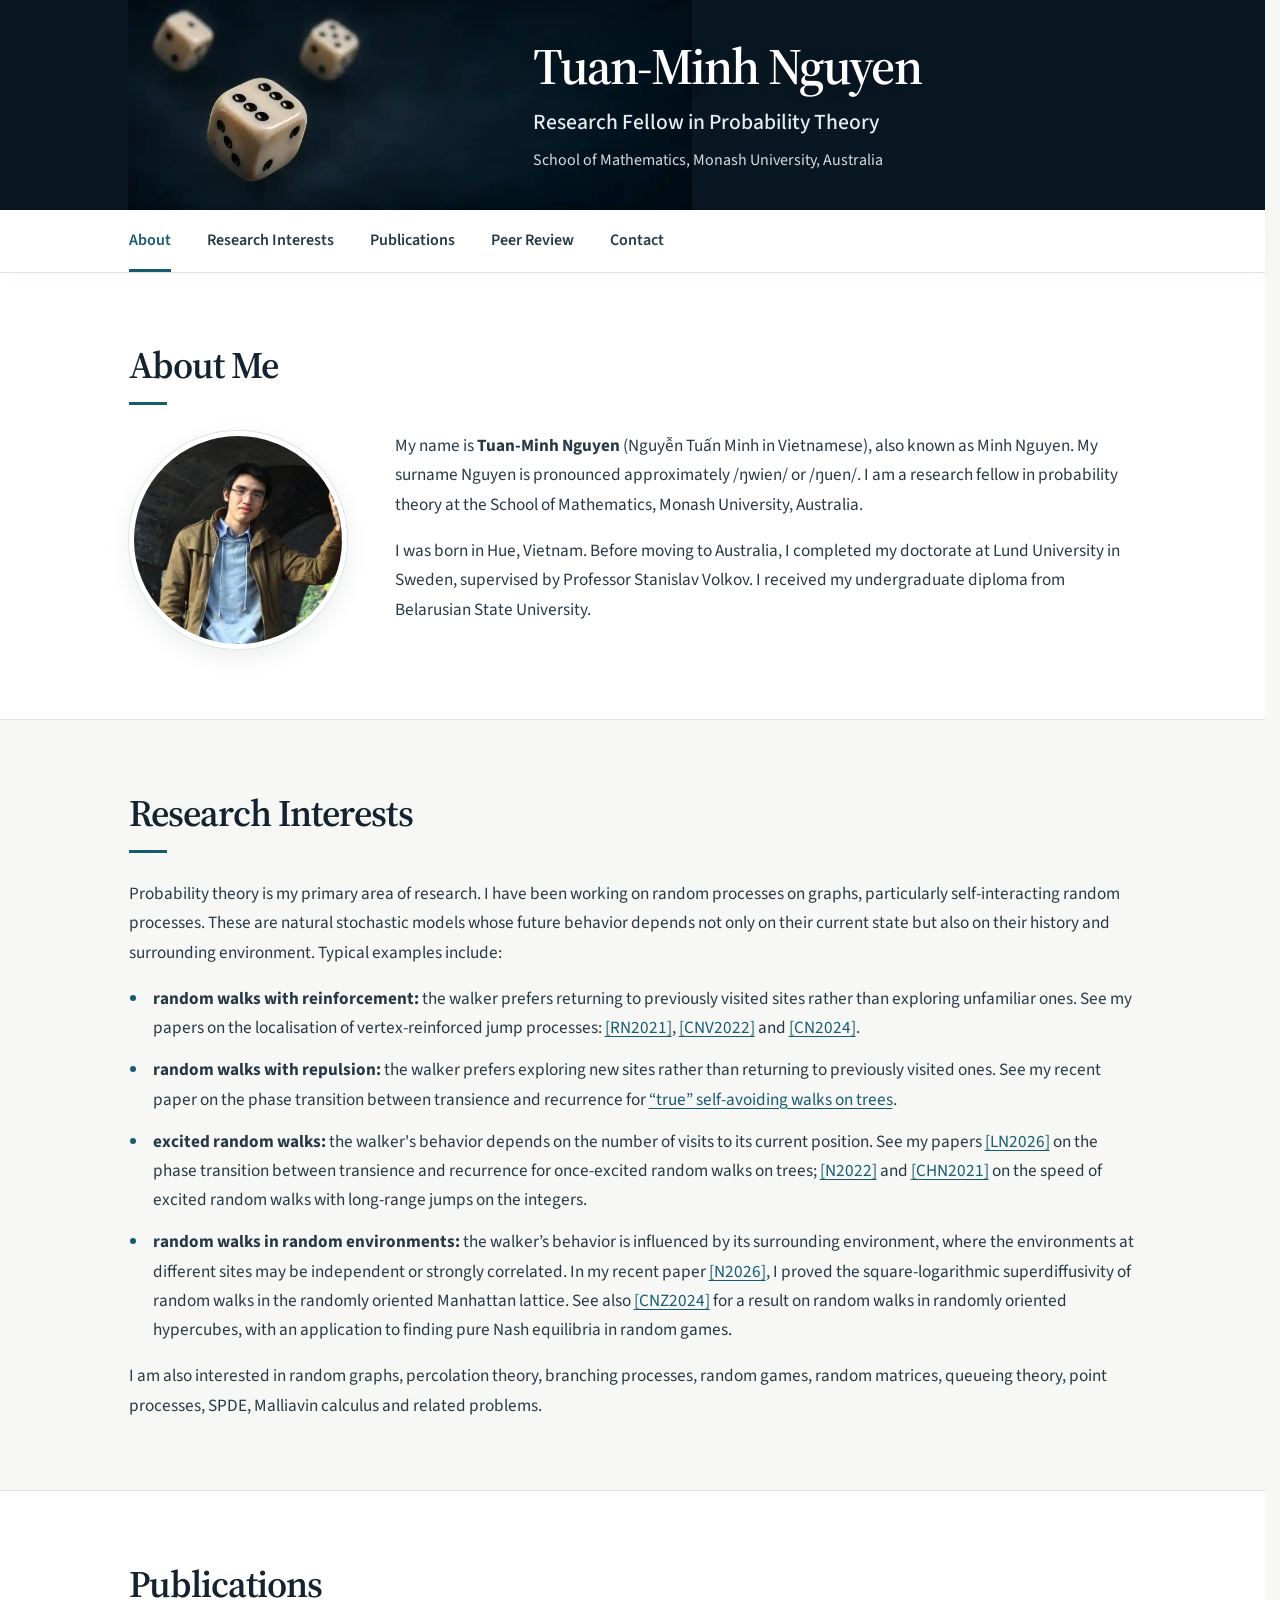
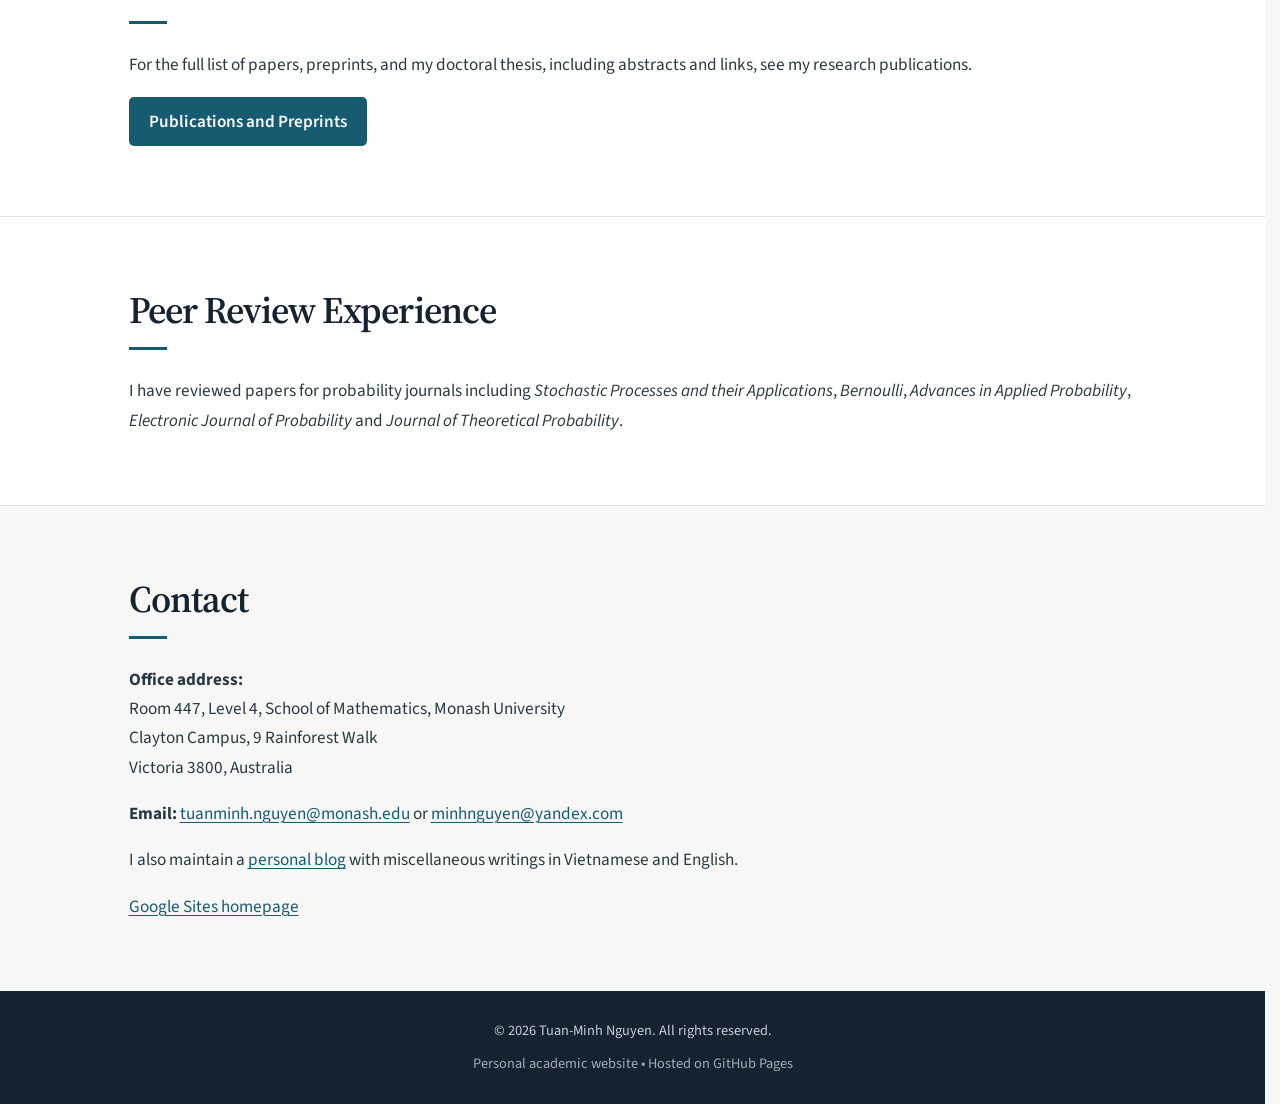
<file: index.html>
<!DOCTYPE html>
<html lang="en">
<head>
    <meta charset="UTF-8">
    <meta name="viewport" content="width=device-width, initial-scale=1.0">
    <title>Tuan-Minh Nguyen | Probability Theory</title>
    <link rel="stylesheet" href="styles.css">
</head>
<body>
    <!-- Header -->
    <header>
        <div class="container">
            <h1>Tuan-Minh Nguyen</h1>
            <p class="subtitle">Research Fellow in Probability Theory</p>
            <p class="affiliation">School of Mathematics, Monash University, Australia</p>
        </div>
    </header>

    <!-- Navigation -->
    <nav aria-label="Main navigation">
        <div class="container">
            <div class="nav-links">
                <a href="index.html" aria-current="page">About</a>
                <a href="index.html#research">Research Interests</a>
                <a href="publications.html">Publications</a>
                <a href="index.html#peer-review">Peer Review</a>
                <a href="index.html#contact">Contact</a>
            </div>
        </div>
    </nav>

    <section id="about" class="about">
        <div class="container">
            <h2>About Me</h2>
            <div class="content about-layout">
                <figure class="profile-photo"><img src="images/portrait.webp" alt="Tuan-Minh Nguyen" width="250" height="249"></figure>
                <div class="about-text">
                <p>My name is <strong>Tuan-Minh Nguyen</strong> (Nguyễn Tuấn Minh in Vietnamese), also known as Minh Nguyen. My surname Nguyen is pronounced approximately /ŋwien/ or /ŋuen/. I am a research fellow in probability theory at the School of Mathematics, Monash University, Australia.</p>
                <p>I was born in Hue, Vietnam. Before moving to Australia, I completed my doctorate at Lund University in Sweden, supervised by Professor Stanislav Volkov. I received my undergraduate diploma from Belarusian State University.</p>
                </div>
            </div>
        </div>
    </section>

    <section id="research" class="research">
        <div class="container">
            <h2>Research Interests</h2>
            <div class="content">
                <p>Probability theory is my primary area of research. I have been working on random processes on graphs, particularly self-interacting random processes. These are natural stochastic models whose future behavior depends not only on their current state but also on their history and surrounding environment. Typical examples include:</p>
                <ul class="research-list">
                    <li><strong>random walks with reinforcement:</strong> the walker prefers returning to previously visited sites rather than exploring unfamiliar ones. See my papers on the localisation of vertex-reinforced jump processes: <a href="publications.html#paper-7">[RN2021]</a>, <a href="publications.html#paper-10">[CNV2022]</a> and <a href="publications.html#paper-12">[CN2024]</a>.</li>
                    <li><strong>random walks with repulsion:</strong> the walker prefers exploring new sites rather than returning to previously visited ones. See my recent paper on the phase transition between transience and recurrence for <a href="publications.html#paper-15">“true” self-avoiding walks on trees</a>.</li>
                    <li><strong>excited random walks:</strong> the walker's behavior depends on the number of visits to its current position. See my papers <a href="publications.html#paper-14">[LN2026]</a> on the phase transition between transience and recurrence for once-excited random walks on trees; <a href="publications.html#paper-9">[N2022]</a> and <a href="publications.html#paper-8">[CHN2021]</a> on the speed of excited random walks with long-range jumps on the integers.</li>
                    <li><strong>random walks in random environments:</strong> the walker’s behavior is influenced by its surrounding environment, where the environments at different sites may be independent or strongly correlated. In my recent paper <a href="publications.html#paper-17">[N2026]</a>, I proved the square-logarithmic superdiffusivity of random walks in the randomly oriented Manhattan lattice. See also <a href="publications.html#paper-11">[CNZ2024]</a> for a result on random walks in randomly oriented hypercubes, with an application to finding pure Nash equilibria in random games.</li>
                </ul>
                <p>I am also interested in random graphs, percolation theory, branching processes, random games, random matrices, queueing theory, point processes, SPDE, Malliavin calculus and related problems.</p>
            </div>
        </div>
    </section>

    <section id="publications" class="about">
        <div class="container">
            <h2>Publications</h2>
            <div class="content">
                <p>For the full list of papers, preprints, and my doctoral thesis, including abstracts and links, see my research publications.</p>
                <a href="publications.html" class="btn">Publications and Preprints</a>
            </div>
        </div>
    </section>

    

    <section id="peer-review" class="about">
        <div class="container">
            <h2>Peer Review Experience</h2>
            <div class="content">
                <p>I have reviewed papers for probability journals including <em>Stochastic Processes and their Applications</em>, <em>Bernoulli</em>, <em>Advances in Applied Probability</em>, <em>Electronic Journal of Probability</em> and <em>Journal of Theoretical Probability</em>.</p>
            </div>
        </div>
    </section>

    <section id="contact" class="research">
        <div class="container">
            <h2>Contact</h2>
            <div class="content">
                <p><strong>Office address:</strong><br>
                Room 447, Level 4, School of Mathematics, Monash University<br>
                Clayton Campus, 9 Rainforest Walk<br>
                Victoria 3800, Australia</p>
                <p><strong>Email:</strong> <a href="mailto:tuanminh.nguyen@monash.edu">tuanminh.nguyen@monash.edu</a> or <a href="mailto:minhnguyen@yandex.com">minhnguyen@yandex.com</a></p>
                <p>I also maintain a <a href="https://tuanminh1988.wordpress.com/">personal blog</a> with miscellaneous writings in Vietnamese and English.</p>
                <p><a href="https://sites.google.com/site/minhbsu/">Google Sites homepage</a></p>
            </div>
        </div>
    </section>

    <!-- Footer -->
    <footer class="footer">
        <div class="container">
            <p>&copy; 2026 Tuan-Minh Nguyen. All rights reserved.</p>
            <p class="footer-note">
                Personal academic website • Hosted on GitHub Pages
            </p>
        </div>
    </footer>

    <script>
        // Smooth scrolling for same-page links
        document.querySelectorAll('a[href^="#"]').forEach(anchor => {
            anchor.addEventListener('click', function(e) {
                const target = document.querySelector(this.getAttribute('href'));
                if (target) {
                    e.preventDefault();
                    target.scrollIntoView({ behavior: 'smooth' });
                }
            });
        });
    </script>
</body>
</html>
</file>
<file: styles.css>
@import url('https://fonts.googleapis.com/css2?family=Source+Serif+4:wght@400;500;600;700&family=Source+Sans+3:wght@400;500;600;700&display=swap');
:root{--primary:#175b71;--dark:#14232f;--light:#f7f8f6;--ink:#283946;--muted:#586873;--line:#dce3e4;--serif:"Source Serif 4",Georgia,"Times New Roman",serif;--sans:"Source Sans 3",system-ui,-apple-system,sans-serif}
*{box-sizing:border-box}
html{scroll-behavior:smooth;scroll-padding-top:85px;scrollbar-gutter:stable}
body{margin:0;background:var(--light);color:var(--ink);font:400 18px/1.7 var(--sans);-webkit-font-smoothing:antialiased}
h1,h2,h3,p,figure{margin:0}
a{color:var(--primary);text-decoration-thickness:1px;text-underline-offset:3px}
a:hover{color:#0d4055}
a:focus-visible,button:focus-visible,input:focus-visible,select:focus-visible,summary:focus-visible{outline:2px solid var(--primary);outline-offset:4px}
.container{width:min(1120px,100%);padding-inline:clamp(22px,5vw,56px);margin-inline:auto}
header{background-color:#091722;background-image:linear-gradient(90deg,transparent 0%,transparent 22%,#091722 55%);color:white;height:210px;min-height:210px;display:flex;align-items:center;padding:16px 0;position:relative;isolation:isolate}
header::before{content:"";position:absolute;inset:0;z-index:-1;background:url("images/dice-header.webp") clamp(48px, calc((100vw - 1120px) / 2 + 48px), 28vw) center / auto 115% no-repeat;pointer-events:none}
header .container{position:relative}
header .container{width:min(1120px,100%);padding-left:clamp(240px,37vw,460px);text-align:left}
header h1{font:600 clamp(2.2rem,4vw,3.65rem)/1.12 var(--serif);letter-spacing:-.035em;margin-bottom:12px;color:#fff;text-shadow:0 2px 12px #07111d80}
header .subtitle{font-size:clamp(1.05rem,1.7vw,1.35rem);font-weight:500;color:#e5edf0;line-height:1.45}
header p:last-child{font-size:1rem;line-height:1.5;color:#edf2f3}
nav{position:sticky;top:0;z-index:100;background:#ffffff;box-shadow:0 1px 0 var(--line),0 4px 16px #14232f06}
.nav-links{display:flex;align-items:center;gap:clamp(16px,3vw,36px);flex-wrap:wrap}
.nav-links a{display:block;position:relative;padding:17px 0 15px;color:var(--ink);font-size:1rem;font-weight:600;text-decoration:none;border-bottom:3px solid transparent}
.nav-links a:hover,.nav-links a[aria-current="page"]{color:var(--primary);border-bottom-color:var(--primary)}
section{padding:clamp(38px,5.8vw,70px) 0}
section+section{border-top:1px solid var(--line)}
h2{font:600 clamp(1.75rem,3vw,2.35rem)/1.25 var(--serif);letter-spacing:-.025em;color:var(--dark);margin:0 0 26px}
h2::after{content:"";display:block;width:38px;height:3px;background:var(--primary);margin-top:13px}
h3{color:var(--dark)}
.content{max-width:100%;font-size:1.075rem}
.content p+p{margin-top:1em}
.about,.research,.contact{background:#fff}
#research,#contact{background:var(--light)}
.about-layout{display:flex;align-items:flex-start;gap:clamp(24px,4vw,48px)}
.profile-photo{flex:0 0 218px;margin:0}
.profile-photo img{width:100%;height:auto;display:block;aspect-ratio:1;object-fit:cover;border-radius:50%;border:5px solid #fff;box-shadow:0 0 0 1px var(--line),0 8px 25px #14232f15}
.profile-photo[hidden]{display:none}
.about-text{flex:1;min-width:0}
.research-list{padding-left:1.2em;margin:1em 0}
.research-list li{padding-left:.2em;margin:.75em 0}
.research-list li::marker{color:var(--primary)}
#publications .content{text-align:left}
.thesis-heading{font:600 1.55rem/1.3 var(--serif);color:var(--dark);margin:40px 0 14px}
.affiliation{margin-top:10px;opacity:.9}
.footer-note{margin-top:8px;opacity:.8}
.back-home{text-align:center;margin-top:20px}
.btn,.back-btn{display:inline-block;padding:10px 20px;margin-top:18px;border-radius:5px;background:var(--primary);color:#fff!important;font-weight:600;text-decoration:none}
.btn:hover,.back-btn:hover{background:#104657}
.footer{background:var(--dark);color:#c4d0d6;padding:28px 0;text-align:center;font-size:.9rem}
[hidden]{display:none!important}
.intro{color:var(--muted);margin-bottom:20px}
.pub-controls{display:flex;align-items:end;flex-wrap:wrap;gap:14px;background:#edf2f2;padding:18px 20px;border:1px solid var(--line);border-radius:6px;margin:20px 0 12px}
.pub-controls>div{flex:1 1 185px;min-width:0}
.pub-controls label{display:block;font-weight:600;font-size:.9rem;margin-bottom:5px}
.pub-controls input,.pub-controls select,.pub-controls button{font:500 .95rem/1.4 var(--sans);color:var(--dark);background:#fff;border:1px solid #aab9bd;border-radius:4px;padding:10px 12px;min-height:43px}
.pub-controls input,.pub-controls select{width:100%}
.pub-controls button{cursor:pointer;color:var(--primary);font-weight:600}
.pub-controls button:hover{background:#e0ebee}
.count{font-size:.9rem;color:var(--muted);margin:16px 0}
#papers{background:#fff;border-top:1px solid var(--line)}
.paper{padding:23px 0;border-bottom:1px solid var(--line);scroll-margin-top:80px;min-width:0}
#papers .paper{position:relative;padding:24px 24px 24px 70px}
#papers .paper:target{background:#edf5f5}
.paper-meta{font-size:.86rem;color:var(--muted);letter-spacing:.015em}
.paper-number{position:absolute;left:19px;top:26px;font-weight:700;font-variant-numeric:tabular-nums;color:var(--primary);font-size:1rem}
.paper-title{font:600 1.26rem/1.42 var(--serif);margin:4px 0 6px;color:var(--dark)}
.paper-title a{color:inherit;text-decoration:none}
.paper-title a:hover{color:var(--primary);text-decoration:underline}
.content .paper p{margin-top:5px}
.paper-authors{color:var(--ink);font-size:1rem}
.paper-authors a{color:var(--primary)}
.paper-journal{color:#44545f;font-size:.97rem;font-style:italic}
.topics{font-size:.9rem;color:var(--muted);line-height:1.55}
.links{font-size:.96rem;overflow-wrap:anywhere}
.links a{font-weight:600}
details{margin-top:9px}
summary{cursor:pointer;color:var(--primary);font-weight:600;font-size:.96rem;width:fit-content}
summary:hover{text-decoration:underline}
details[open] summary{margin-bottom:9px}
.content .paper .abstract-text{font:400 1.02rem/1.75 var(--serif);color:var(--ink);padding:8px 0 8px 17px;border-left:2px solid #afc9ce;overflow-wrap:break-word}
.abstract-source{font-size:.85rem;color:var(--muted)}
mjx-container[display="true"]{overflow-x:auto;overflow-y:hidden;max-width:100%}
@media(max-width:700px){body{font-size:17px}header{height:172px;min-height:172px;padding:12px 0}header::before{background-size:auto 105%;background-position:12px center}header .container{padding-left:46%;padding-right:15px}header h1{font-size:clamp(1.45rem,4.7vw,2.15rem);margin-bottom:6px}header .subtitle{font-size:1rem}header p:last-child{font-size:.85rem}.nav-links{gap:8px 20px}.nav-links a{font-size:.94rem;padding:11px 0 9px}.about-layout{flex-direction:column;align-items:center}.profile-photo{flex:none;width:170px}.about-text{width:100%}#papers .paper{padding:18px 14px 20px 49px}.paper-number{left:10px;top:20px;font-size:.92rem}.paper-title{font-size:1.13rem}.pub-controls{padding:14px}.pub-controls button{width:100%}.content .paper .abstract-text{padding-left:11px}}
@media(max-width:380px){header::before{background-size:auto 95%;background-position:8px center}header .container{padding-left:43%;padding-right:10px}header .subtitle{font-size:.9rem}header .affiliation{font-size:.8rem;margin-top:5px}.nav-links{gap:0 13px}}
@media(prefers-reduced-motion:reduce){html{scroll-behavior:auto}}
@media print{header::before{display:none}body{background:white;color:black;font-size:11pt}header{height:auto;min-height:0;background:none!important;color:black;padding:0}header .container{padding:0}header h1,header p,header .subtitle{color:black!important;text-shadow:none}nav,.pub-controls,.back-btn,.footer{display:none}section{padding:15px 0}#papers .paper{break-inside:avoid;padding:12px 12px 12px 45px}.paper-title{color:black}}
</file>
